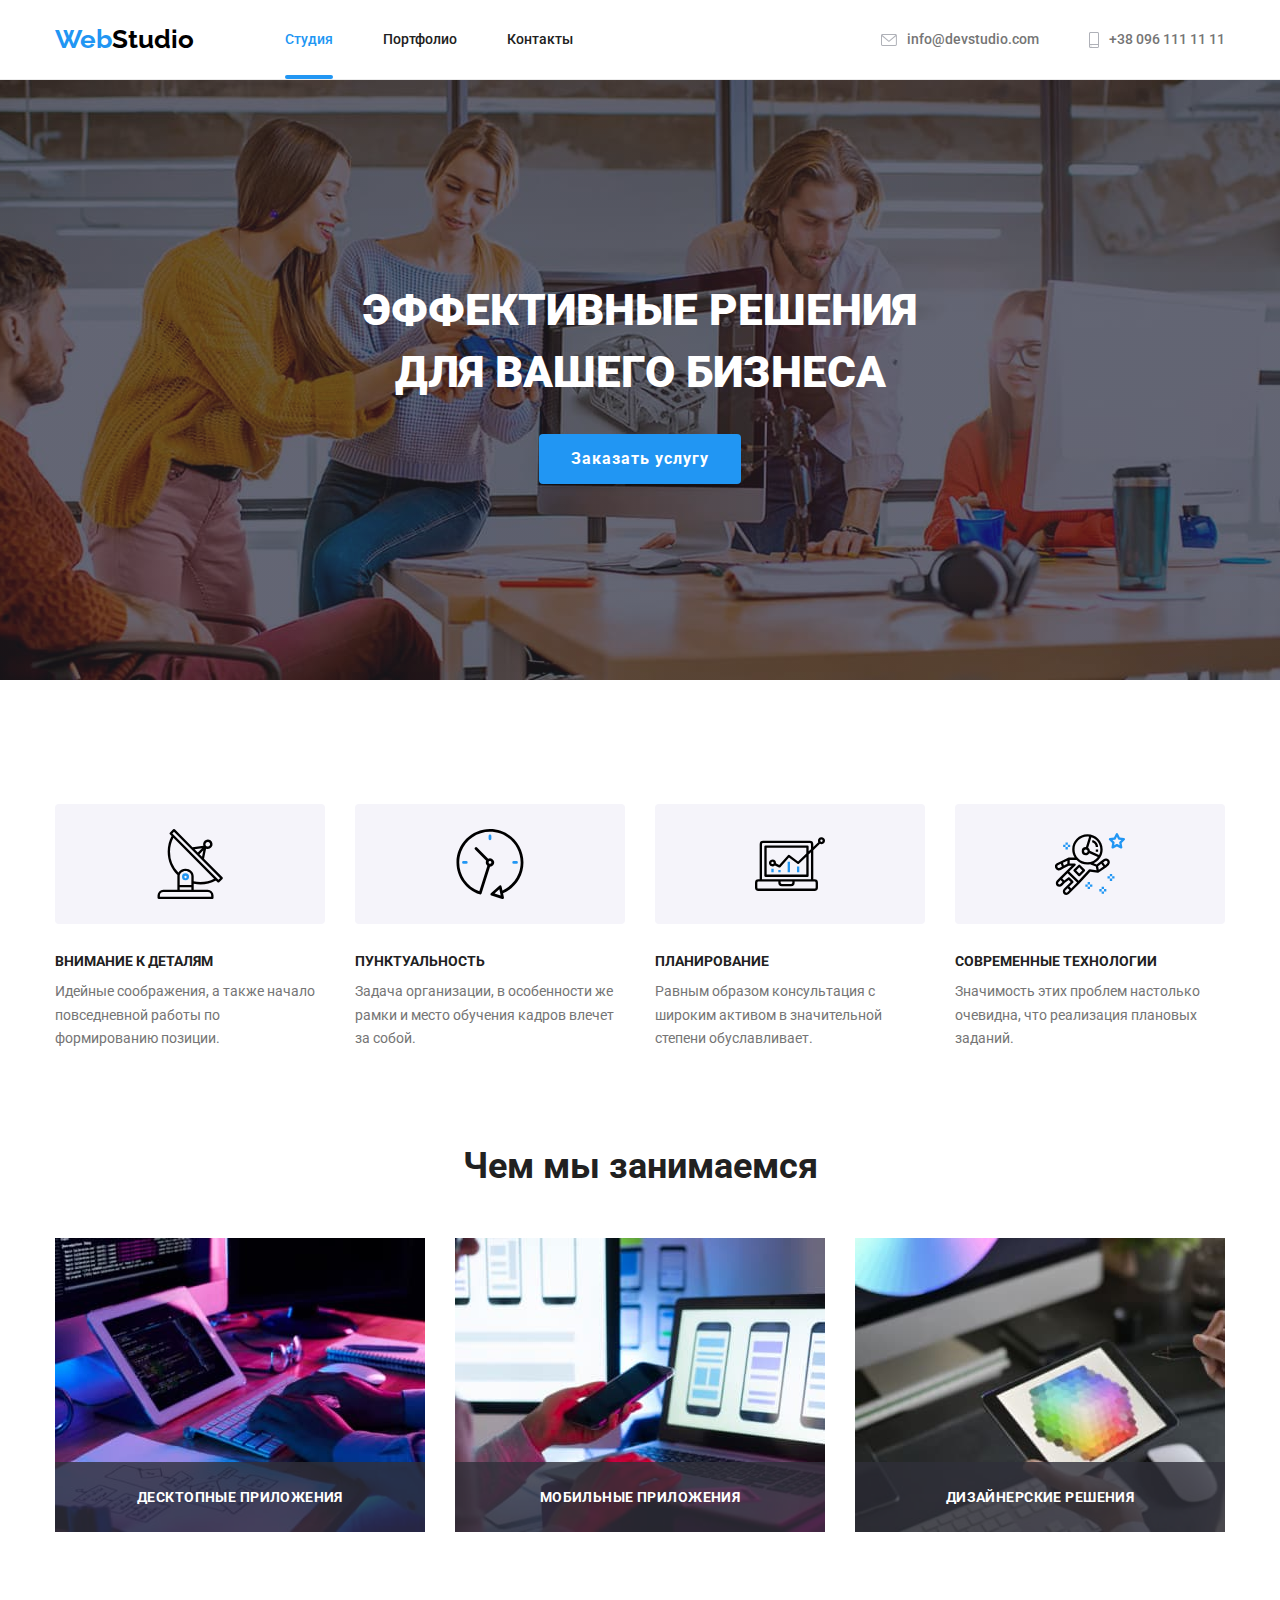
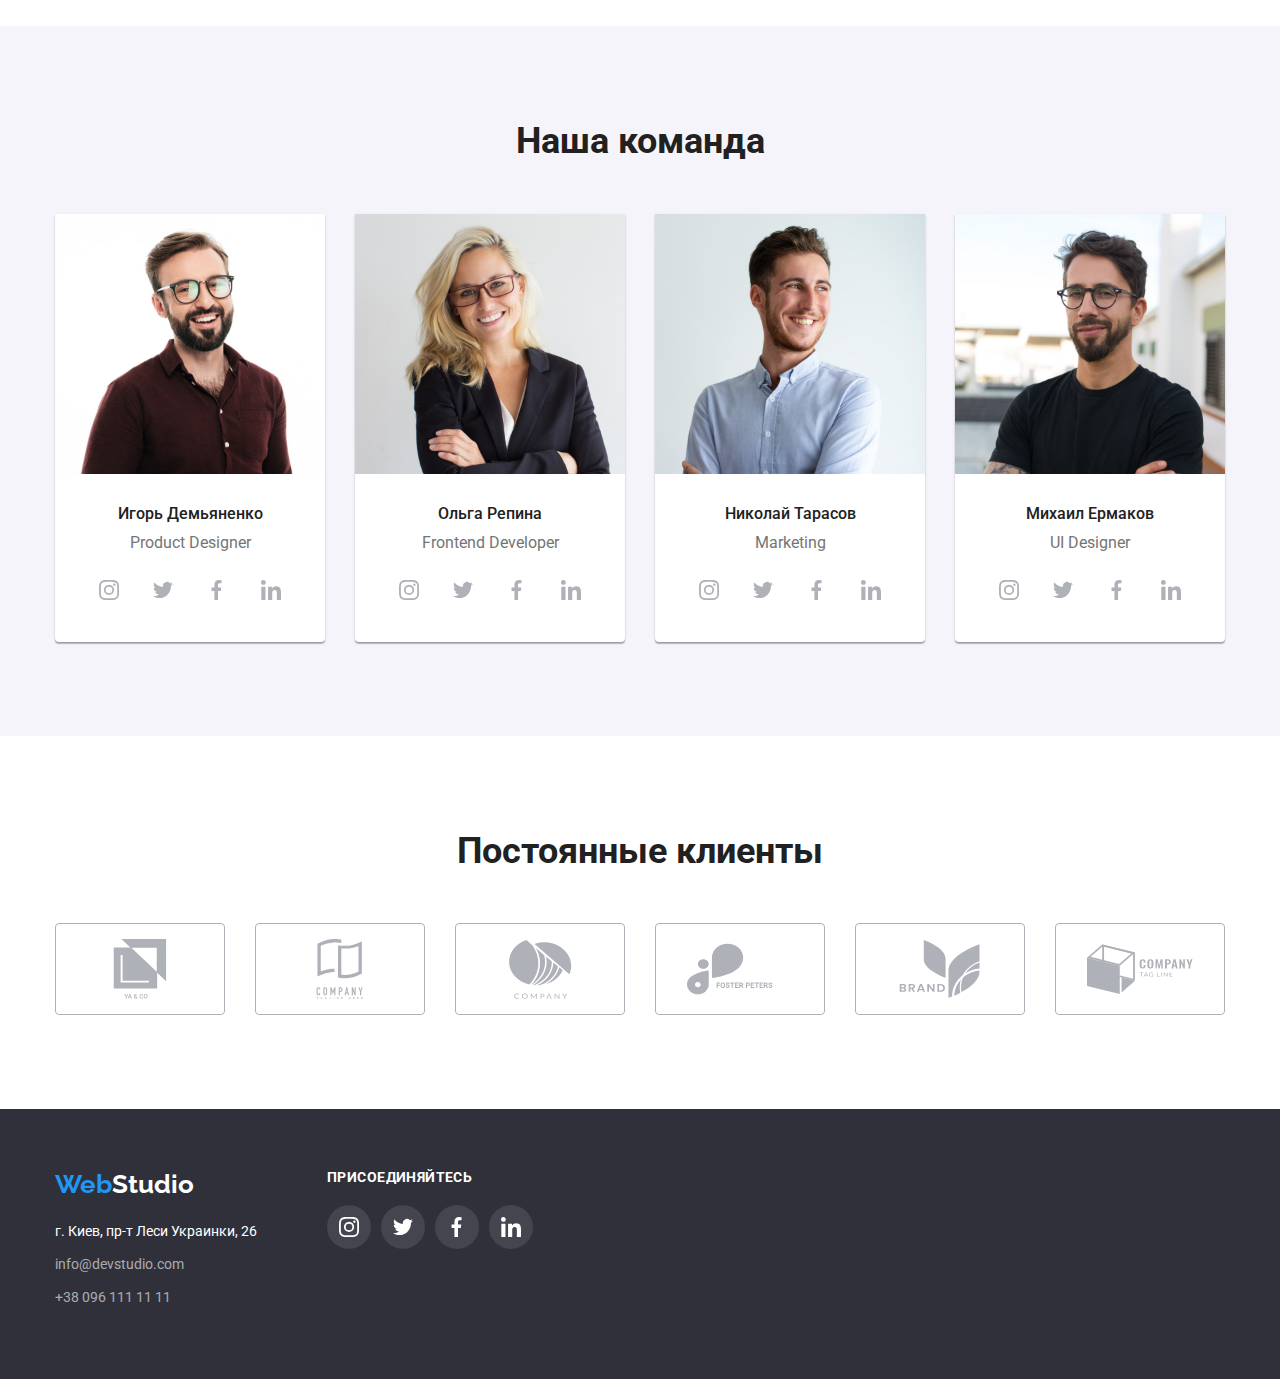
<file: index.html>
<!DOCTYPE html>
<html lang="ru">
  <head>
    <meta charset="UTF-8" />
    <meta http-equiv="X-UA-Compatible" content="IE=edge" />
    <meta name="viewport" content="width=device-width, initial-scale=1.0" />
    <title>Студия</title>
    <link rel="preconnect" href="https://fonts.googleapis.com" />
    <link rel="preconnect" href="https://fonts.gstatic.com" crossorigin />
    <link
      href="https://fonts.googleapis.com/css2?family=Raleway:wght@700&family=Roboto:wght@400;500;700;900&display=swap"
      rel="stylesheet"
    />
    <link
      rel="stylesheet"
      href="https://cdnjs.cloudflare.com/ajax/libs/modern-normalize/1.1.0/modern-normalize.min.css"
    />
    <link rel="stylesheet" href="./css/styles.css" />
  </head>

  <body>
    <!-- Header section -->

    <header class="header">
      <div class="container header-container">
        <!-- Site navigation -->
        <nav class="nav">
          <!-- logo -->
          <div class="header-logo">
            <a class="logo link" href="./index.html"><span class="logo-web">Web</span>Studio</a>
          </div>

          <!-- site nav -->

          <ul class="site-nav list">
            <li class="site-nav-item">
              <a class="header-link link current active-page" href="./index.html">Студия</a>
            </li>
            <li class="site-nav-item">
              <a class="header-link link" href="./portfolio.html">Портфолио</a>
            </li>
            <li class="site-nav-item"><a class="header-link link" href="#">Контакты</a></li>
          </ul>
        </nav>

        <!-- Site contacts -->

        <ul class="header-site-contacts list">
          <li class="site-nav-item">
            <a class="header-contacts-link link" href="mailto:info@devstudio.com">
              <span class="icon"><svg class="contacts-icon" width="16" height="12">
                <use href="./images/symbol-defs.svg#icon-envelope"></use></svg>info@devstudio.com
              </span>
            </a>
          </li>

          <li class="site-nav-item">
            <a class="header-contacts-link link" href="tel:+380961111111">
              <span class="icon"><svg class="contacts-icon" width="10" height="16">
                <use href="./images/symbol-defs.svg#icon-smartphone"></use>
                  </svg>+38 096 111 11 11
              </span>
            </a>
          </li>
        </ul>
      </div>
    </header>

    <main>
      <!-- Main section -->
      <section class="hero overlay">
        <div class="container">
          <h1 class="hero-title">
            Эффективные решения <br />
            для вашего бизнеса
          </h1>
          <!-- Hero button -->
          <button class="hero-button" type="button" data-modal-open>Заказать услугу</button>
        </div>
      </section>

      <!-- Fetchers section -->
      <section class="section section-truncation">
        <div class="container">
          <h2 class="visually-hidden">Особенности</h2>

          <ul class="section-list list">
            <li class="section-list-item list">
              <div class="fetchers-icons">
                <svg width="70" height="70">
                  <use href="./images/symbol-defs.svg#icon-antenna"></use>
                </svg>
              </div>
              <h3 class="section-title-item">Внимание к деталям</h3>
              <p class="studio-section-text">
                Идейные соображения, а также начало повседневной работы по формированию позиции.
              </p>
            </li>

            <li class="section-list-item list">
              <div class="fetchers-icons">
                <svg width="70" height="70">
                  <use href="./images/symbol-defs.svg#icon-clock"></use>
                </svg>
              </div>
              <h3 class="section-title-item">Пунктуальность</h3>
              <p class="studio-section-text">
                Задача организации, в особенности же рамки и место обучения кадров влечет за собой.
              </p>
            </li>

            <li class="section-list-item list">
              <div class="fetchers-icons">
                <svg width="70" height="70">
                  <use href="./images/symbol-defs.svg#icon-diagram"></use>
                </svg>
              </div>
              <h3 class="section-title-item">Планирование</h3>
              <p class="studio-section-text">
                Равным образом консультация с широким активом в значительной степени обуславливает.
              </p>
            </li>

            <li class="section-list-item list">
              <div class="fetchers-icons">
                <svg width="70" height="70">
                  <use href="./images/symbol-defs.svg#icon-astronaut"></use>
                </svg>
              </div>
              <h3 class="section-title-item">Современные технологии</h3>
              <p class="studio-section-text">
                Значимость этих проблем настолько очевидна, что реализация плановых заданий.
              </p>
            </li>
          </ul>
        </div>
      </section>

      <!-- What are we doing -->
      <section class="section">
        <div class="container">
          <h2 class="section-title">Чем мы занимаемся</h2>
          <!-- Section images -->
          <ul class="section-img list">
           
            <li class="position-txt">
              <img 
                src="./images/studio/studio-box-1.jpg"
                alt="Человек вводит код программы в компьютер, рядом с ним лежит блок схема."
                width="370"
                height="294"
              />
              <p class="section-txt-position">
                Десктопные приложения
              </p>
            </li>

            <li class="position-txt">
              <img 
                src="./images/studio/studio-box-2.jpg"
                alt="Человек держит телефон, подбирая на ноутбуке вариант обображения макета на мобильном устройстве."
                width="370"
                height="294"
              />
              <p class="section-txt-position">
                Мобильные приложения
              </p>
            </li>

            <li class="position-txt">
              <img 
                src="./images/studio/studio-box-3.jpg"
                alt="Человек выбирает цвет из палитры цветов в планшете на фоне рабочего места."
                width="370"
                height="294"
              />
              <p class="section-txt-position">
                Дизайнерские решения
              </p>
            </li>

          </ul>
        </div>
      </section>

      <!-- Our team section -->
      <section class="section team">
        <div class="container">
          <h2 class="section-title">Наша команда</h2>
          <ul class="team-list list">
            <li class="team-card">
              <img
                src="./images/studio/studio-igor-d.jpg"
                alt="Фото парня в очках с бородой, в коричневой рубашке."
                width="270"
                height="260"
              />

              <div class="card-content">
                <h3 class="team-title-item">Игорь Демьяненко</h3>
                <p class="team-text" lang="en">Product Designer</p>
                <ul class="social-media list">
                  <li class="social-media-item">
                    <a
                      class="icon-link link"
                      href="https://www.instagram.com/"
                      target="_blank"
                      rel="noopener noreferrer"
                    >
                      <svg width="20" height="20">
                        <use href="./images/symbol-defs.svg#icon-instagram"></use>
                      </svg>
                    </a>
                  </li>

                  <li class="social-media-item">
                    <a
                      class="icon-link link"
                      href="https://twitter.com/"
                      target="_blank"
                      rel="noopener noreferrer"
                    >
                      <svg width="20" height="20">
                        <use href="./images/symbol-defs.svg#icon-twitter"></use>
                      </svg>
                    </a>
                  </li>

                  <li class="social-media-item">
                    <a
                      class="icon-link link"
                      href="https://www.facebook.com/"
                      target="_blank"
                      rel="noopener noreferrer"
                    >
                      <svg width="20" height="20">
                        <use href="./images/symbol-defs.svg#icon-facebook"></use>
                      </svg>
                    </a>
                  </li>

                  <li class="social-media-item">
                    <a
                      class="icon-link link"
                      href="https://www.linkedin.com/"
                      target="_blank"
                      rel="noopener noreferrer"
                    >
                      <svg width="20" height="20">
                        <use href="./images/symbol-defs.svg#icon-linkedin"></use>
                      </svg>
                    </a>
                  </li>
                </ul>
              </div>
            </li>

            <li class="team-card">
              <img
                src="./images/studio/studio-olga-r.jpg"
                alt="Фото красивой, светловолосой девушки в очках и деловом костюме."
                width="270"
                height="260"
              />
              <div class="card-content">
                <h3 class="team-title-item">Ольга Репина</h3>
                <p class="team-text" lang="en">Frontend Developer</p>

                <ul class="social-media list">
                  <li class="social-media-item">
                    <a
                      class="icon-link link"
                      href="https://www.instagram.com/"
                      target="_blank"
                      rel="noopener noreferrer"
                    >
                      <svg width="20" height="20">
                        <use href="./images/symbol-defs.svg#icon-instagram"></use>
                      </svg>
                    </a>
                  </li>

                  <li class="social-media-item">
                    <a
                      class="icon-link link"
                      href="https://twitter.com/"
                      target="_blank"
                      rel="noopener noreferrer"
                    >
                      <svg width="20" height="20">
                        <use href="./images/symbol-defs.svg#icon-twitter"></use>
                      </svg>
                    </a>
                  </li>

                  <li class="social-media-item">
                    <a
                      class="icon-link link"
                      href="https://www.facebook.com/"
                      target="_blank"
                      rel="noopener noreferrer"
                    >
                      <svg width="20" height="20">
                        <use href="./images/symbol-defs.svg#icon-facebook"></use>
                      </svg>
                    </a>
                  </li>

                  <li class="social-media-item">
                    <a
                      class="icon-link link"
                      href="https://www.linkedin.com/"
                      target="_blank"
                      rel="noopener noreferrer"
                    >
                      <svg width="20" height="20">
                        <use href="./images/symbol-defs.svg#icon-linkedin"></use>
                      </svg>
                    </a>
                  </li>
                </ul>
              </div>
            </li>

            <li class="team-card">
              <img
                src="./images/studio/studio-nicholay-t.jpg"
                alt="Фото улыбающегося парня с бородкой в рубашке."
                width="270"
                height="260"
              />
              <div class="card-content">
                <h3 class="team-title-item">Николай Тарасов</h3>
                <p class="team-text" lang="en">Marketing</p>

                <ul class="social-media list">
                  <li class="social-media-item">
                    <a
                      class="icon-link link"
                      href="https://www.instagram.com/"
                      target="_blank"
                      rel="noopener noreferrer"
                    >
                      <svg width="20" height="20">
                        <use href="./images/symbol-defs.svg#icon-instagram"></use>
                      </svg>
                    </a>
                  </li>

                  <li class="social-media-item">
                    <a
                      class="icon-link link"
                      href="https://twitter.com/"
                      target="_blank"
                      rel="noopener noreferrer"
                    >
                      <svg width="20" height="20">
                        <use href="./images/symbol-defs.svg#icon-twitter"></use>
                      </svg>
                    </a>
                  </li>

                  <li class="social-media-item">
                    <a
                      class="icon-link link"
                      href="https://www.facebook.com/"
                      target="_blank"
                      rel="noopener noreferrer"
                    >
                      <svg width="20" height="20">
                        <use href="./images/symbol-defs.svg#icon-facebook"></use>
                      </svg>
                    </a>
                  </li>

                  <li class="social-media-item">
                    <a
                      class="icon-link link"
                      href="https://www.linkedin.com/"
                      target="_blank"
                      rel="noopener noreferrer"
                    >
                      <svg width="20" height="20">
                        <use href="./images/symbol-defs.svg#icon-linkedin"></use>
                      </svg>
                    </a>
                  </li>
                </ul>
              </div>
            </li>

            <li class="team-card">
              <img
                src="./images/studio/studio-miсhael-e.jpg"
                alt="Фото парня в очках с бородой, в ченой футболке."
                width="270"
                height="260"
              />
              <div class="card-content">
                <h3 class="team-title-item">Михаил Ермаков</h3>
                <p class="team-text" lang="en">UI Designer</p>

                <ul class="social-media list">
                  <li class="social-media-item">
                    <a
                      class="icon-link link"
                      href="https://www.instagram.com/"
                      target="_blank"
                      rel="noopener noreferrer"
                    >
                      <svg width="20" height="20">
                        <use href="./images/symbol-defs.svg#icon-instagram"></use>
                      </svg>
                    </a>
                  </li>

                  <li class="social-media-item">
                    <a
                      class="icon-link link"
                      href="https://twitter.com/"
                      target="_blank"
                      rel="noopener noreferrer"
                    >
                      <svg width="20" height="20">
                        <use href="./images/symbol-defs.svg#icon-twitter"></use>
                      </svg>
                    </a>
                  </li>

                  <li class="social-media-item">
                    <a
                      class="icon-link link"
                      href="https://www.facebook.com/"
                      target="_blank"
                      rel="noopener noreferrer"
                    >
                      <svg width="20" height="20">
                        <use href="./images/symbol-defs.svg#icon-facebook"></use>
                      </svg>
                    </a>
                  </li>

                  <li class="social-media-item">
                    <a
                      class="icon-link link"
                      href="https://www.linkedin.com/"
                      target="_blank"
                      rel="noopener noreferrer"
                    >
                      <svg width="20" height="20">
                        <use href="./images/symbol-defs.svg#icon-linkedin"></use>
                      </svg>
                    </a>
                  </li>
                </ul>
              </div>
            </li>
          </ul>
        </div>
      </section>

      <!-- Our clients section -->
      <section class="section">
        <div class="container">
          <h2 class="section-title">Постоянные клиенты</h2>

          <ul class="logo-brand list">
            <li class="logo-brand-item">
              <a class="logo-brand-link" href="#">
                <svg width="106" height="60">
                  <use href="./images/symbol-defs.svg#icon-ya-and-co"></use>
                </svg>
              </a>
            </li>

            <li class="logo-brand-item">
              <a class="logo-brand-link" href="#">
                <svg width="106" height="60">
                  <use href="./images/symbol-defs.svg#icon-company-tagline-here"></use>
                </svg>
              </a>
            </li>

            <li class="logo-brand-item">
              <a class="logo-brand-link" href="#">
                <svg width="106" height="60">
                  <use href="./images/symbol-defs.svg#icon-company"></use>
                </svg>
              </a>
            </li>

            <li class="logo-brand-item">
              <a class="logo-brand-link" href="#">
                <svg width="106" height="60">
                  <use href="./images/symbol-defs.svg#icon-foster-peters"></use>
                </svg>
              </a>
            </li>

            <li class="logo-brand-item">
              <a class="logo-brand-link" href="#">
                <svg width="106" height="60">
                  <use href="./images/symbol-defs.svg#icon-brand"></use>
                </svg>
              </a>
            </li>

            <li class="logo-brand-item">
              <a href="#" class="logo-brand-link">
                <svg width="106" height="60">
                  <use href="./images/symbol-defs.svg#icon-company-tag-line"></use>
                </svg>
              </a>
            </li>
          </ul>
        </div>
      </section>
    </main>

    <!-- Footer section -->
    <footer class="footer-section">
      <div class="container">
        <!-- logo -->
        <div class="footer-container">
          <div class="footer-contacts-container">
            <div class="footer-logo">
              <a class="logo link" href="./index.html"
                ><span class="logo-web">Web</span><span class="footer-logo-studio">Studio</span></a
              >
            </div>
    
            <!-- Address -->
            <address class="footer-site-contacts">
              <ul class="list">
                <li class="site-contacts-item">
                  <p class="address">г. Киев, пр-т Леси Украинки, 26</p>
                </li>
    
                <li class="site-contacts-item">
                  <a class="link" href="mailto:info@devstudio.com">info@devstudio.com</a>
                </li>
    
                <li class="site-contacts-item">
                  <a class="link" href="tel:+380961111111">+38 096 111 11 11</a>
                </li>
              </ul>
            </address>
          </div>
          <div class="test2">
            <h2 class="footer-social-title">Присоединяйтесь</h2>
        
        <ul class="footer-social-media list">
          
          <li class="footer-social-item">
            <a class="footer-icon-link link"
              href="https://www.instagram.com/"
              target="_blank"
              rel="noopener noreferrer">

              <svg width="20" height="20">
                <use href="./images/symbol-defs.svg#icon-instagram"></use>
              </svg>
            </a>
          </li>

          <li class="footer-social-item">
            <a class="footer-icon-link link"
              href="https://twitter.com/"
              target="_blank"
              rel="noopener noreferrer">
              
              <svg width="20" height="20">
                <use href="./images/symbol-defs.svg#icon-twitter"></use>
              </svg>
            </a>
          </li>

          <li class="footer-social-item">
            <a class="footer-icon-link link"
              href="https://www.facebook.com/"
              target="_blank"
              rel="noopener noreferrer">
              
              <svg width="20" height="20">
                <use href="./images/symbol-defs.svg#icon-facebook"></use>
              </svg>
            </a>
          </li>

          <li class="footer-social-item">
            <a class="footer-icon-link link"
              href="https://www.linkedin.com/"
              target="_blank"
              rel="noopener noreferrer">
              
              <svg width="20" height="20">
                <use href="./images/symbol-defs.svg#icon-linkedin"></use>
              </svg>
            </a>
          </li>

        </ul>
        </div>
          
        </div>
      </div>
    </footer>
    <div class="backdrop is-hidden" data-modal>
      <div class="modal">
          <button class="modal-close-btn" type="button" data-modal-close>
              <svg width="11" height="11">
                  <use href="./images/symbol-defs.svg#icon-close"></use>
              </svg>
          </button>
          
      </div>
  </div>
    <script src="./js/modal.js"></script>
  </body>
</html>
</file>
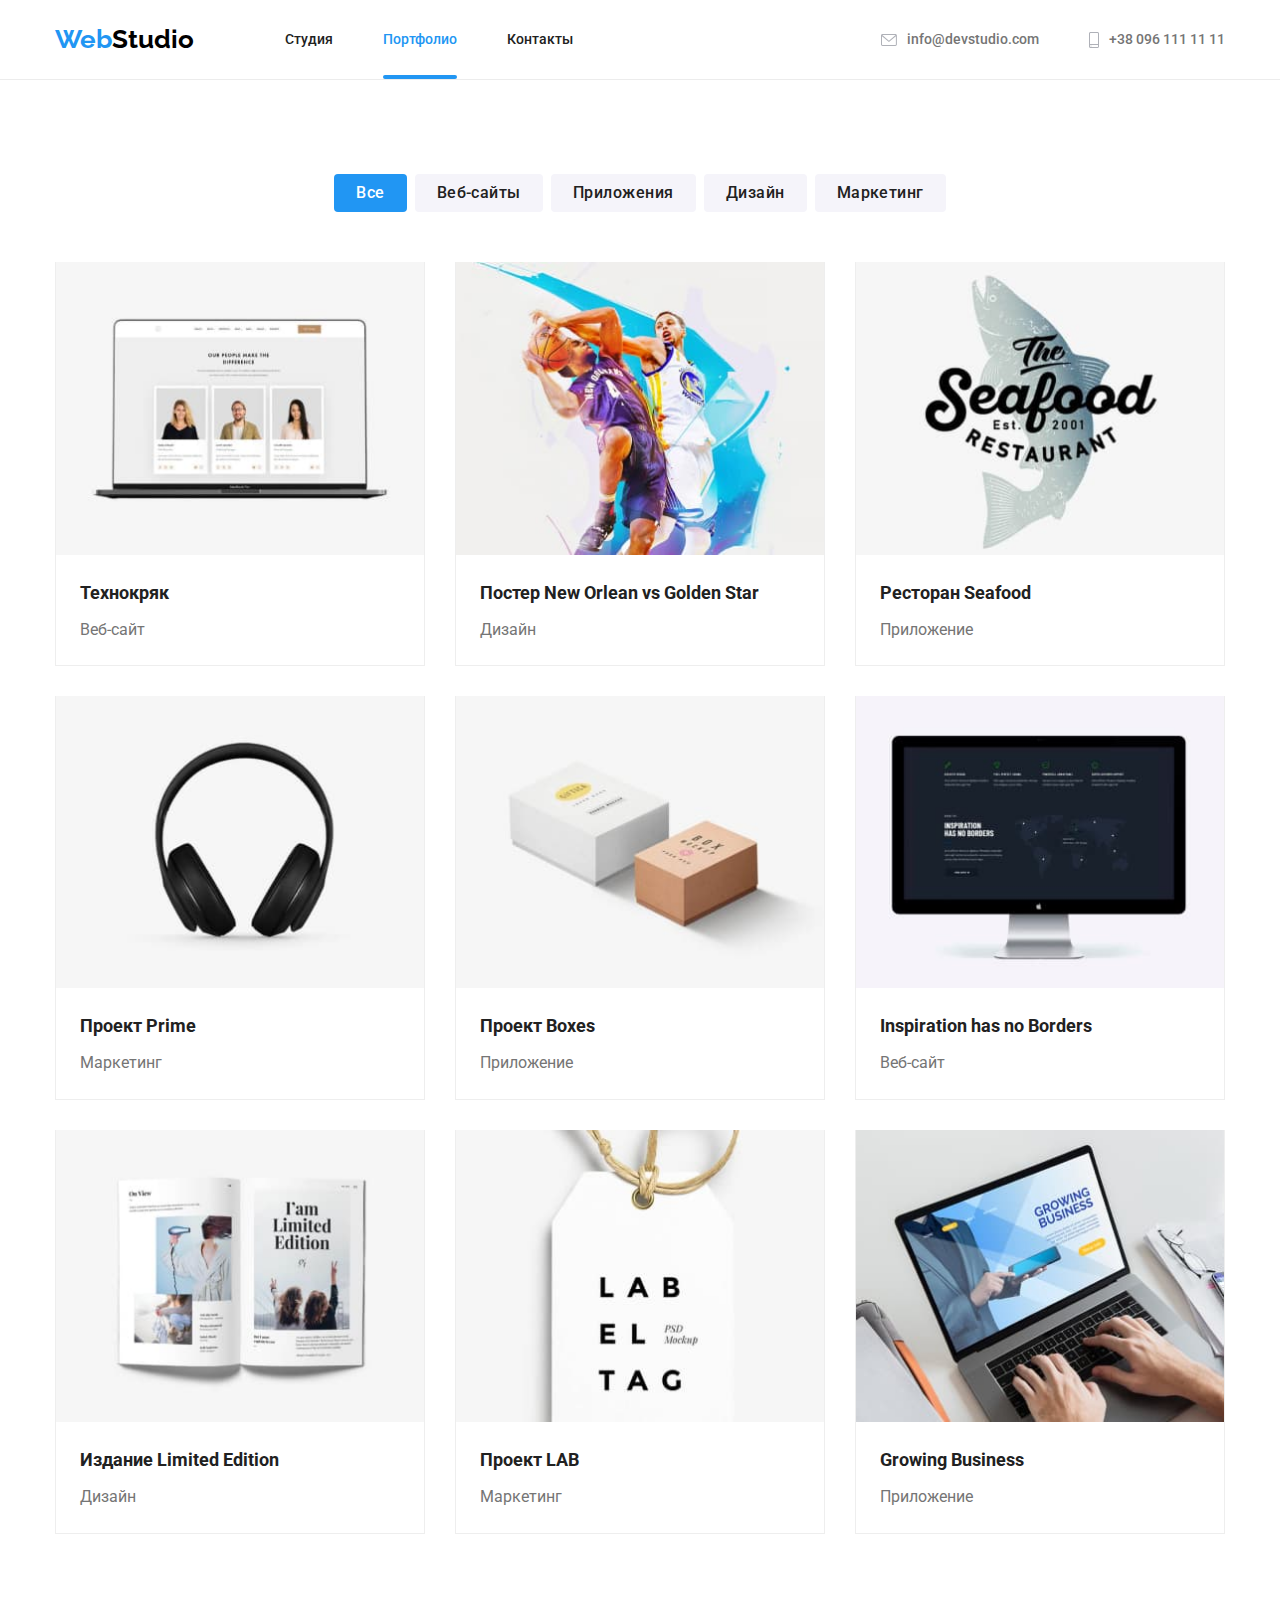
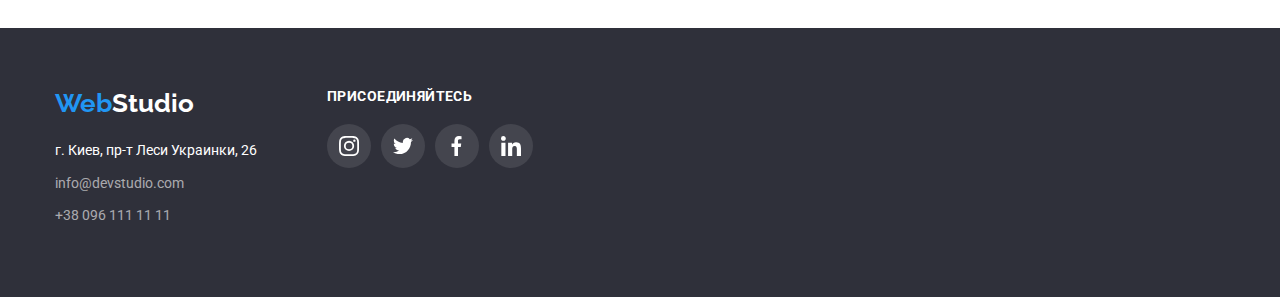
<file: portfolio.html>
<!DOCTYPE html>
<html lang="ru">
  <head>
    <meta charset="UTF-8" />
    <meta http-equiv="X-UA-Compatible" content="IE=edge" />
    <meta name="viewport" content="width=device-width, initial-scale=1.0" />
    <title>Портфолио</title>
    <link rel="preconnect" href="https://fonts.googleapis.com" />
    <link rel="preconnect" href="https://fonts.gstatic.com" crossorigin />
    <link
      href="https://fonts.googleapis.com/css2?family=Raleway:wght@700&family=Roboto:wght@400;500;700;900&display=swap"
      rel="stylesheet"
    />
    <link
      rel="stylesheet"
      href="https://cdnjs.cloudflare.com/ajax/libs/modern-normalize/1.1.0/modern-normalize.min.css"
    />
    <link rel="stylesheet" href="./css/styles.css" />
  </head>

  <body>
    <!-- Header section -->

    <header class="header">
      <div class="container header-container">
        <!-- Site navigation -->
        <nav class="nav">
          <!-- logo -->
          <div class="header-logo">
            <a class="logo link" href="./index.html"><span class="logo-web">Web</span>Studio</a>
          </div>

          <!-- site nav -->

          <ul class="site-nav list">
            <li class="site-nav-item">
              <a class="header-link link" href="./index.html">Студия</a>
            </li>
            <li class="site-nav-item">
              <a class="header-link link current active-page" href="./portfolio.html">Портфолио</a>
            </li>
            <li class="site-nav-item"><a class="header-link link" href="#">Контакты</a></li>
          </ul>
        </nav>

        <!-- Site contacts -->

        <ul class="header-site-contacts list">
          <li class="site-nav-item">
            <a class="header-contacts-link link" href="mailto:info@devstudio.com">
              <span class="icon"
                ><svg class="contacts-icon" width="16" height="12">
                  <use href="./images/symbol-defs.svg#icon-envelope"></use></svg
                >info@devstudio.com
              </span>
            </a>
          </li>

          <li class="site-nav-item">
            <a class="header-contacts-link link" href="tel:+380961111111">
              <span class="icon"
                ><svg class="contacts-icon" width="10" height="16">
                  <use href="./images/symbol-defs.svg#icon-smartphone"></use></svg
                >+38 096 111 11 11
              </span>
            </a>
          </li>
        </ul>
      </div>
    </header>

    <!-- Main section -->
    <main>
      <section class="section">
        <div class="container">
          <h1 class="visually-hidden">Портфолио</h1>

          <!-- Sort filters section -->
          <ul class="filters-btn list">
            <li class="btn-item">
              <button class="button current" type="button">Все</button>
            </li>

            <li class="btn-item">
              <button class="button" type="button">Веб-сайты</button>
            </li>

            <li class="btn-item">
              <button class="button" type="button">Приложения</button>
            </li>

            <li class="btn-item">
              <button class="button" type="button">Дизайн</button>
            </li>

            <li class="btn-item">
              <button class="button" type="button">Маркетинг</button>
            </li>
          </ul>

          <!-- Portfolio section -->
          <ul class="portfolio list">
            <!-- * 1  *-->
            <li class="portfolio-item">
              <a class="link" href="#">
                <div class="portfolio-img-card">
                  <img
                  src="./images/portfolio/portfolio-techno.jpg"
                  alt="Ноутбук с открытым сайтом на экране."
                  width="370"
                  height="294"
                />
                <div class="portfolio-overlay">
                  <p class="portfolio-overlay-desc">Lorem ipsum dolor sit amet consectetur adipisicing elit.e illo. Quasi, nam minus.
                  </p>
              </div>
                </div>
                <div class="portfolio-text">
                  <h2 class="portfolio-title-item">Технокряк</h2>
                  <p class="portfolio-section-text">Веб-сайт</p>
                </div></a
              >
            </li>
             <!-- * 2 *-->
            <li class="portfolio-item">
              <a class="link" href="#">
                <div class="portfolio-img-card">
                <img
                  src="./images/portfolio/portfolio-poster-no-vs-gs.jpg"
                  alt="Ярко стилизованая борьба за мяч двух баскетболистов."
                  width="370"
                  height="294"
                />
                <div class="portfolio-overlay">
                  <p class="portfolio-overlay-desc">Lorem ipsum dolor sit amet consectetur adipisicing elit.e illo. Quasi, nam minus.
                  </p>
              </div>
              </div>
                <div class="portfolio-text">
                  <h2 class="portfolio-title-item">Постер New Orlean vs Golden Star</h2>
                  <p class="portfolio-section-text">Дизайн</p>
                </div></a>
            </li>
            <!-- * 3 *-->
            <li class="portfolio-item">
              <a class="link" href="#">
                <div class="portfolio-img-card">
                <img
                  src="./images/portfolio/portfolio-seafood-app.jpg"
                  alt="Логотип с названием и рыбой на заднем фоне."
                  width="370"
                  height="294"
                />
                <div class="portfolio-overlay">
                  <p class="portfolio-overlay-desc">Lorem ipsum dolor sit amet consectetur adipisicing elit.e illo. Quasi, nam minus.
                  </p>
              </div>
              </div>
                <div class="portfolio-text">
                  <h2 class="portfolio-title-item">Ресторан Seafood</h2>
                  <p class="portfolio-section-text">Приложение</p>
                </div></a
              >
            </li>
            <!-- * 4 *-->
            <li class="portfolio-item">
              <a class="link" href="#">
                <div class="portfolio-img-card">
                <img
                  src="./images/portfolio/portfolio-prime.jpg"
                  alt="Полноразмерные наушники."
                  width="370"
                  height="294"
                />
                <div class="portfolio-overlay">
                  <p class="portfolio-overlay-desc">Lorem ipsum dolor sit amet consectetur adipisicing elit.e illo. Quasi, nam minus.
                  </p>
              </div>
              </div>
                <div class="portfolio-text">
                  <h2 class="portfolio-title-item">Проект Prime</h2>
                  <p class="portfolio-section-text">Маркетинг</p>
                </div></a
              >
            </li>
            <!-- * 5 *-->
            <li class="portfolio-item">
              <a class="link" href="#">
                <div class="portfolio-img-card">
                <img
                  src="./images/portfolio/portfolio-boxes-app.jpg"
                  alt="Две коробки с надписями и логотипами на них."
                  width="370"
                  height="294"
                />
                <div class="portfolio-overlay">
                  <p class="portfolio-overlay-desc">Lorem ipsum dolor sit amet consectetur adipisicing elit.e illo. Quasi, nam minus.
                  </p>
              </div>
              </div>
                <div class="portfolio-text">
                  <h2 class="portfolio-title-item">Проект Boxes</h2>
                  <p class="portfolio-section-text">Приложение</p>
                </div></a
              >
            </li>
            <!-- * 6 *-->
            <li class="portfolio-item">
              <a class="link" href="#">
                <div class="portfolio-img-card"> 
                <img
                  src="./images/portfolio/portfolio-inb-web.jpg"
                  alt="Монитор, на нем открыт сайт."
                  width="370"
                  height="294"
                />
                <div class="portfolio-overlay">
                  <p class="portfolio-overlay-desc">Lorem ipsum dolor sit amet consectetur adipisicing elit.e illo. Quasi, nam minus.
                  </p>
              </div>
              </div>
                <div class="portfolio-text">
                  <h3 class="portfolio-title-item">Inspiration has no Borders</h3>
                  <p class="portfolio-section-text">Веб-сайт</p>
                </div></a
              >
            </li>
            <!-- * 7 *-->
            <li class="portfolio-item">
              <a class="link" href="#">
                <div class="portfolio-img-card">
                <img
                  src="./images/portfolio/portfolio-book-le-dis.jpg"
                  alt="Раскрытая книга с картинками."
                  width="370"
                  height="294"
                />
                <div class="portfolio-overlay">
                  <p class="portfolio-overlay-desc">Lorem ipsum dolor sit amet consectetur adipisicing elit.e illo. Quasi, nam minus.
                  </p>
              </div>
              </div>
                <div class="portfolio-text">
                  <h2 class="portfolio-title-item">Издание Limited Edition</h2>
                  <p class="portfolio-section-text">Дизайн</p>
                </div></a
              >
            </li>
            <!-- * 8 *-->
            <li class="portfolio-item">
              <a class="link" href="#">
                <div class="portfolio-img-card">
                <img
                  src="./images/portfolio/portfolio-lab-prj.jpg"
                  alt="Ярлык с надписью на веревочке."
                  width="370"
                  height="294"
                />
                <div class="portfolio-overlay">
                  <p class="portfolio-overlay-desc">Lorem ipsum dolor sit amet consectetur adipisicing elit.e illo. Quasi, nam minus.
                  </p>
              </div>
              </div>
                <div class="portfolio-text">
                  <h2 class="portfolio-title-item">Проект LAB</h2>
                  <p class="portfolio-section-text">Маркетинг</p>
                </div></a
              >
            </li>
            <!-- * 9 *-->
            <li class="portfolio-item">
              <a class="link" href="#">
                <div class="portfolio-img-card">
                <img
                  src="./images/portfolio/portfolio-gb-app.jpg"
                  alt="Ноутбук за которым работают, на экране запущно приложение."
                  width="370"
                  height="294"
                />
                <div class="portfolio-overlay">
                  <p class="portfolio-overlay-desc">Lorem ipsum dolor sit amet consectetur adipisicing elit.e illo. Quasi, nam minus.
                  </p>
              </div>
                </div>
                <div class="portfolio-text">
                  <h3 class="portfolio-title-item">Growing Business</h3>
                  <p class="portfolio-section-text">Приложение</p>
                </div></a
              >
            </li>
          </ul>
        </div>
      </section>
    </main>
    <!-- Footer section -->
    <footer class="footer-section">
      <div class="container">
        <!-- logo -->
        <div class="footer-container">
          <div class="footer-contacts-container">
            <div class="footer-logo">
              <a class="logo link" href="./index.html"
                ><span class="logo-web">Web</span><span class="footer-logo-studio">Studio</span></a
              >
            </div>

            <!-- Address -->
            <address class="footer-site-contacts">
              <ul class="list">
                <li class="site-contacts-item">
                  <p class="address">г. Киев, пр-т Леси Украинки, 26</p>
                </li>

                <li class="site-contacts-item">
                  <a class="link" href="mailto:info@devstudio.com">info@devstudio.com</a>
                </li>

                <li class="site-contacts-item">
                  <a class="link" href="tel:+380961111111">+38 096 111 11 11</a>
                </li>
              </ul>
            </address>
          </div>
          <div class="test2">
            <h2 class="footer-social-title">Присоединяйтесь</h2>

            <ul class="footer-social-media list">
              <li class="footer-social-item">
                <a
                  class="footer-icon-link link"
                  href="https://www.instagram.com/"
                  target="_blank"
                  rel="noopener noreferrer"
                >
                  <svg width="20" height="20">
                    <use href="./images/symbol-defs.svg#icon-instagram"></use>
                  </svg>
                </a>
              </li>

              <li class="footer-social-item">
                <a
                  class="footer-icon-link link"
                  href="https://twitter.com/"
                  target="_blank"
                  rel="noopener noreferrer"
                >
                  <svg width="20" height="20">
                    <use href="./images/symbol-defs.svg#icon-twitter"></use>
                  </svg>
                </a>
              </li>

              <li class="footer-social-item">
                <a
                  class="footer-icon-link link"
                  href="https://www.facebook.com/"
                  target="_blank"
                  rel="noopener noreferrer"
                >
                  <svg width="20" height="20">
                    <use href="./images/symbol-defs.svg#icon-facebook"></use>
                  </svg>
                </a>
              </li>

              <li class="footer-social-item">
                <a
                  class="footer-icon-link link"
                  href="https://www.linkedin.com/"
                  target="_blank"
                  rel="noopener noreferrer"
                >
                  <svg width="20" height="20">
                    <use href="./images/symbol-defs.svg#icon-linkedin"></use>
                  </svg>
                </a>
              </li>
            </ul>
          </div>
        </div>
      </div>
    </footer>
  </body>
</html>
</file>
<file: css/styles.css>
:root {
  --main-bcg-color: #ffffff;
  --main-txt-color: #757575;
  --brand-accent-color: #2196f3;
  --accent-btn-color: #188ce8;
  --color-nav: #212121;
  --logo-color-part: #000000;
  --button-static-color: #f5f4fa;
  --hero-footer-bcg: #2f303a;
  --icon-static-color: #AFB1B8;
  --count-cards: 3;
  --dst-between: 30px;
}

/* *==================================================* */
body {
  color: var(--main-txt-color);
  font-family: 'Roboto', sans-serif;
  font-size: 14px;
}

.list {
  list-style: none;
  margin: 0;
  padding: 0;
}

.link {
  text-decoration: none;
  font-family: inherit;
}

img {
  display: block;
  max-width: 100%;
  height: auto;
}

h1,
h2,
h3,
p {
  margin-top: 0;
  margin-bottom: 0;
}

.visually-hidden {
  position: absolute;
  width: 1px;
  height: 1px;
  margin: -1px;
  border: 0;
  padding: 0;
  white-space: nowrap;
  clip-path: inset(100%);
  clip: rect(0 0 0 0);
  overflow: hidden;
}

/* *==================================================* */

/* * Container * */
.container {
  width: 1200px;
  padding-left: 15px;
  padding-right: 15px;
  margin-left: auto;
  margin-right: auto;
}

/* * section * */
.section {
  padding-top: 94px;
  padding-bottom: 94px;
  background-color: var(--main-bcg-color);
}

/* ******************* Studio page ******************* */

/* * Header section * */
.header {
  border-bottom: 1px solid #ececec;
}

.header-container {
  display: flex;
}

/* * Site navigation * */
.nav {
  display: flex;
  align-items: center;
}

.header-logo {
  margin-right: 91px;
}

.logo {
  color: var(--logo-color-part);
  font-family: 'Raleway', sans-serif;
  font-size: 26px;
  font-weight: 700;
  line-height: 1.2;
}
.logo-web {
  color: var(--brand-accent-color);
}

/* * site nav * */
.site-nav {
  display: flex;
  align-items: center;
}

.site-nav .site-nav-item:not(:last-child) {
  position: relative;
  margin-right: 50px;
}

.active-page::after {
  position: absolute;
  bottom: 0;
  left: 0;
  content: '';
  display: inline-block;
  width: 100%;
  height: 4px;
  border-radius: 2px;
  background-color: var(--brand-accent-color);
}

.contact-icon{
  margin-right: 10px;
  align-items:center;
  justify-content: center;
  fill: #757575;
}
.header-link {
  color: var(--main-txt-color);

  display: block;
  padding-top: 32px;
  padding-bottom: 32px;
}

.site-nav .link {
  color: var(--color-nav);
  fill: var(--main-txt-color);
  font-size: 14px;
  font-weight: 500;
  line-height: 1.1;
  transition: color 250ms cubic-bezier(0.4, 0, 0.2, 1), 
  fill 250ms cubic-bezier(0.4, 0, 0.2, 1); 
  
}

.site-nav .link:hover,
.site-nav .link:focus {
  color: var(--brand-accent-color);
  fill: var(--brand-accent-color);

}

.site-nav .link.current {
  color: var(--brand-accent-color);
}

/* * Site contacts * */

/* *********************************************** */



.icon-link{
  display: flex;
  align-items: center;
  justify-content: center;
  width: 44px;
  height: 44px;

  fill: var(--icon-static-color);
  background-color: #ffffff;
  border-radius: 50%;

  transition: background-color 250ms cubic-bezier(0.4, 0, 0.2, 1),  
  fill 250ms cubic-bezier(0.4, 0, 0.2, 1);
}
.icon-link:hover,
.icon-link:focus{
  background-color: var(--brand-accent-color);
  fill: var(--main-bcg-color);
}
/* *********************************************** */

.header-site-contacts {
  display: flex;
  align-items: center;
  margin-left: auto;
}

.site-nav-item {
  display: flex;
  align-items: center;
  justify-content: center;
  font-size: 14px;
  font-weight: 500;
  line-height: 1.1;
  
}

.site-nav-item:not(:last-child) {
  margin-right: 50px;
}
.icon             
{
  display: flex;
  align-items: center;
}
.header-contacts-link{
  color: var(--main-txt-color);
  fill: var(--icon-static-color);
  transition: color 250ms cubic-bezier(0.4, 0, 0.2, 1), 
  fill 250ms cubic-bezier(0.4, 0, 0.2, 1);
}

.header-contacts-link:hover,
.header-contacts-link:focus {
  color: var(--brand-accent-color);
  fill: var(--brand-accent-color);
}

.contacts-icon{
  margin-right: 10px;
}

.header-site-contacts .link:hover,
.header-site-contacts .link:focus {
  color: var(--brand-accent-color);
}

/* *=================================================* */

/* * Main section * */
.hero {
  text-align: center;
  padding-top: 200px;
  padding-bottom: 200px;

  background-color: var(--hero-footer-bcg);
}

.hero-title {
  margin-bottom: 30px;

  color: var(--main-bcg-color);
  font-size: 44px;
  font-weight: 900;
  line-height: 1.4;
  text-transform: uppercase;
}

/* * Hero button * */
.hero-button {
  color: var(--main-bcg-color);
  font-family: inherit;
  font-size: 16px;
  font-weight: 700;
  line-height: 1.88;
  letter-spacing: 0.06em;

  padding: 10px 32px;

  border: none;
  background-color: var(--brand-accent-color);
  box-shadow: 0px 4px 4px rgba(0, 0, 0, 0.15);
  border-radius: 4px;

  transition: color 250ms cubic-bezier(0.4, 0, 0.2, 1), 
  background-color 250ms cubic-bezier(0.4, 0, 0.2, 1), 
  box-shadow 2500ms cubic-bezier(0.4, 0, 0.2, 1);
}

.hero-button:hover,
.hero-button:focus {
  cursor: pointer;

  background-color: var(--accent-btn-color);
}

.overlay{
  height: 600px;
  max-width: 1600px;
  margin-left: auto;
  margin-right: auto;
  background-image: linear-gradient( 
    to right, 
    rgba(47, 48, 58, 0.4), 
    rgba(47, 48, 58, 0.4)),
    url(../images/studio/hero.jpg);
  background-repeat: no-repeat;
  background-size: cover;
  background-position: center;
 
}

/* * Модальное окно * */
.backdrop {
  position: fixed;
  top: 0;
  left: 0;
  width: 100vw;
  height: 100vh;

  background-color: rgba(0, 0, 0, 0.2); 

  transition: opacity 250ms cubic-bezier(0.4, 0, 0.2, 1),
  visibility 250ms cubic-bezier(0.4, 0, 0.2, 1);
}

.modal {
  position: absolute;
  top: 50%;
  left: 50%;
  transform: translate(-50%, -50%);

  width: 528px;
  height: 581px;

  background: var(--main-bcg-color);
  box-shadow: 0px 1px 3px rgba(0, 0, 0, 0.12), 0px 1px 1px rgba(0, 0, 0, 0.14), 0px 2px 1px rgba(0, 0, 0, 0.2);
  border-radius: 4px;
}

.modal-close-btn {       
  position: absolute;
  top: 0;
  right: 0;

  display: flex;
  align-items: center;
  justify-content: center;
  width: 30px;
  height: 30px;
  margin-top: 8px;
  margin-right: 8px;
  padding: 0;

  border-radius: 50%;
  border: 1px solid rgba(0, 0, 0, 0.1);
  background-color: var(--main-bcg-color);    
}

.modal-close-btn:hover,
.modal-close-btn:focus {
  cursor: pointer;

}

.backdrop.is-hidden {
  opacity: 0;
  visibility: hidden;
  pointer-events: none;    
}

/* *==================================================* */

/* * What are we doing section * */

/* * Section list * */

.section-truncation {
  padding-bottom: 0;
}
.section-list {
  display: flex;
}

.section-list-item::before{
  display: flex;
  content: "";
  align-items: center;
  justify-content: center;
  margin-bottom: 30px;
  background: #F5F4FA;
  border-radius: 4px;
 
}

.section-list > .section-list-item:not(:last-child) {
  margin-right: 30px;
}
.fetchers-icons{
  display: flex;
  justify-content: center;
  align-items: center;
  width: 270px;
  height: 120px;
  background: #F5F4FA;
  border-radius: 4px;
  margin-bottom: 30px;
}
/* =============================================== */

.section-title-item {
  text-align: left;
  margin-bottom: 10px;

  color: var(--color-nav);
  font-size: 14px;
  font-weight: 700;
  line-height: 1.1;
  text-transform: uppercase;
}

.studio-section-text {
  text-align: left;
  width: 270px;

  font-size: 14px;
  line-height: 1.7;
}

.section-title {
  margin-bottom: 50px;
  text-align: center;

  color: var(--color-nav);
  font-size: 36px;
  font-weight: 700;
  line-height: 1.2;
}
.section-txt-position {
  display: flex;
  width: 370px;
  height: 70px;
  justify-content: center;
  align-items: center;
  position:absolute;
  bottom: 0;
  
  color: #FFFFFF;
  font-weight: 700;
  font-size: 14px;
  line-height: 16px;
  letter-spacing: 0.03em;
  text-transform: uppercase;
  
  background: rgba(47, 48, 58, 0.8);
}
.position-txt{
  position:relative;
}


/* * Section images * */

.section-img {
  display: flex;
  justify-content: space-between;
}
/* *==================================================* */

/* *Our team section* */
.team {
  background-color: var(--button-static-color);
}

.team-list {
  display: flex;
  justify-content: space-between;
  text-align: center;
}

.team-card {
  background-color: var(--main-bcg-color);
  box-shadow: 
  0px 1px 3px rgba(0, 0, 0, 0.12), 
  0px 1px 1px rgba(0, 0, 0, 0.14),
  0px 2px 1px rgba(0, 0, 0, 0.2);
  border-radius: 0px 0px 4px 4px;
}

.team-title-item {
  margin-bottom: 10px;

  color: var(--color-nav);
  font-weight: 500;
  font-size: 16px;
  line-height: 1.2;
}

.team-text {
  margin-bottom: 16px;
  
  font-size: 16px;
  line-height: 1.2;
}
.social-media{
  display: flex;
  justify-content: center;
}

.social-media-item:not(:last-child){
  margin-right: 10px;
}
/* *==================================================* */

.card-content {
  padding-top: 30px;
  padding-bottom: 30px;
}

.logo-brand{
  display: flex;
  justify-content: center;
}

.logo-brand-item:not(:last-child){
  margin-right: 30px;
}

.logo-brand-link{
  display: flex;
  width: 170px;
  height: 92px;
  align-items: center;
  justify-content: center;

  fill:var(--icon-static-color);
  border: 1px solid var(--icon-static-color);
  border-radius: 4px;

  transition: fill 250ms cubic-bezier(0.4, 0, 0.2, 1), 
  border-color 250ms cubic-bezier(0.4, 0, 0.2, 1);
}

.logo-brand-link:hover,
.logo-brand-link:focus{
  fill:var(--brand-accent-color);
  border-color:var(--brand-accent-color);
  
}

/* *==================================================* */

/* *Footer section* */
.footer-section {
  background-color: var(--hero-footer-bcg);
  padding-top: 60px;
  padding-bottom: 60px;
}

/* * logo * */
.footer-logo {
  margin-bottom: 20px;
}

.footer-logo-studio {
  color: var(--main-bcg-color);
}

/* * Address  * */

.footer-site-contacts .link {
  color: rgba(255, 255, 255, 0.6);
  font-style: normal;
  font-size: 14px;
  line-height: 1.7;
}
.site-contacts-item {
  margin-bottom: 9px;
}
.address {
  color: var(--main-bcg-color);
  font-style: normal;
  font-size: 14px;
  line-height: 1.7;
}

.footer-social-title{
  color: var(--main-bcg-color);
  font-weight: 700;
  font-size: 14px;
  line-height: 16px;
  letter-spacing: 0.03em;
  text-transform: uppercase;

  margin-bottom: 20px;
}


.footer-container{
  display: flex;
  
}
.footer-contacts-container{
  margin-right: 70px;
}


.footer-social-media{
  display: flex;
  
}
.footer-social-item:not(:last-child){
  margin-right: 10px;
}
.footer-icon-link{
  display: flex;
  align-items: center;
  justify-content: center;
  width: 44px;
  height: 44px;
  

  fill: var(--main-bcg-color);
  background-color:  rgba(255, 255, 255, 0.1);
  border-radius: 50%;

  transition: background-color 250ms cubic-bezier(0.4, 0, 0.2, 1);
}

.footer-icon-link:hover,
.footer-icon-link:focus{
  background-color: var(--brand-accent-color);
}
/* *==================================================* */

/* ************** Portfolio page ************** */

/* * Sort filters section * */

/* *Button* */

.filters-btn {
  display: flex;
  justify-content: center;
  margin-bottom: 50px;
}

.btn-item:not(:last-child) {
  margin-right: 8px;
}

.button {
  border: none;
  color: var(--color-nav);
  font-family: inherit;
  font-weight: 500;
  font-size: 16px;
  line-height: 1.62;
  letter-spacing: 0.03em;

  background-color: var(--button-static-color);
  border-radius: 4px;
  padding: 6px 22px;
  text-align: center;

  transition: color 250ms cubic-bezier(0.4, 0, 0.2, 1),  
  background-color 250ms cubic-bezier(0.4, 0, 0.2, 1), box-shadow 250ms cubic-bezier(0.4, 0, 0.2, 1);

}

.button.current {
  
  background: var(--brand-accent-color);
  color: var(--main-bcg-color);
}


.button:hover,
.button:focus {
  cursor: pointer;
  border: none;
  color: var(--main-bcg-color);

  background-color: var(--brand-accent-color);
  box-shadow: 0px 3px 1px rgba(0, 0, 0, 0.1), 0px 1px 2px rgba(0, 0, 0, 0.08),
    0px 2px 2px rgba(0, 0, 0, 0.12);
  border-radius: 4px;
}

/* *Portfolio section* */
.portfolio {
  display: flex;
  flex-wrap: wrap;

  margin-left: -30px;
  margin-top: -30px;
}

.portfolio .portfolio-item:hover .portfolio-overlay {
  transform: translateY(0);
}
.portfolio .portfolio-item {    
  transition: box-shadow 250ms cubic-bezier(0.4, 0, 0.2, 1);
}
.portfolio .table-item:focus,
.portfolio .table-item:hover {    
    box-shadow: 0px 1px 1px rgba(0, 0, 0, 0.12), 0px 4px 4px rgba(0, 0, 0, 0.06), 1px 4px 6px rgba(0, 0, 0, 0.16);
}

.portfolio > .portfolio-item {
  flex-basis: calc(100% / 3 - 30px);
  margin-left: 30px;
  margin-top: 30px;

  text-align: left;
  background: var(--main-bcg-color);
  border-left: 1px solid #eeeeee;
  border-right: 1px solid #eeeeee;
  border-bottom: 1px solid #eeeeee;

}

.portfolio-title-item {
  color: var(--color-nav);
  font-weight: 700;
  font-size: 18px;
  line-height: 2;
}

.portfolio-section-text {
  color: var(--main-txt-color);
  font-size: 16px;
  line-height: 1.9;
}

.portfolio-text {
  padding: 20px 24px;
}

.portfolio-title-item {
  margin-bottom: 4px;
  

}

.portfolio-item:hover,
.portfolio-item:focus{
  background: var(--main-bcg-color);
  border: 1px solid var(--main-bcg-color);
  box-shadow: 0px 1px 1px 
  rgba(0, 0, 0, 0.12), 0px 4px 4px 
  rgba(0, 0, 0, 0.06), 1px 4px 6px 
  rgba(0, 0, 0, 0.16);

}

.portfolio-overlay {
  position: absolute;
  top: 0;
  left: 0;
  transform: translateY(100%);
  display: flex;
  height: 294px;
  align-items: center;
  padding-top: 63px;
  padding-right: 24px;
  padding-bottom: 63px;
  padding-left: 24px;

  transition: transform 250ms cubic-bezier(0.4, 0, 0.2, 1);

  background-color: rgba(33, 150, 243, 0.9);
}

.portfolio-overlay-desc {
  font-weight: 400;
  font-size: 18px;
  line-height: 1.56;
  letter-spacing: 0.03em;

  color: var(--main-bcg-color);
}
.portfolio-img-card {
  position: relative;
  overflow: hidden;
}

/* ********************************************************************************** */
</file>
